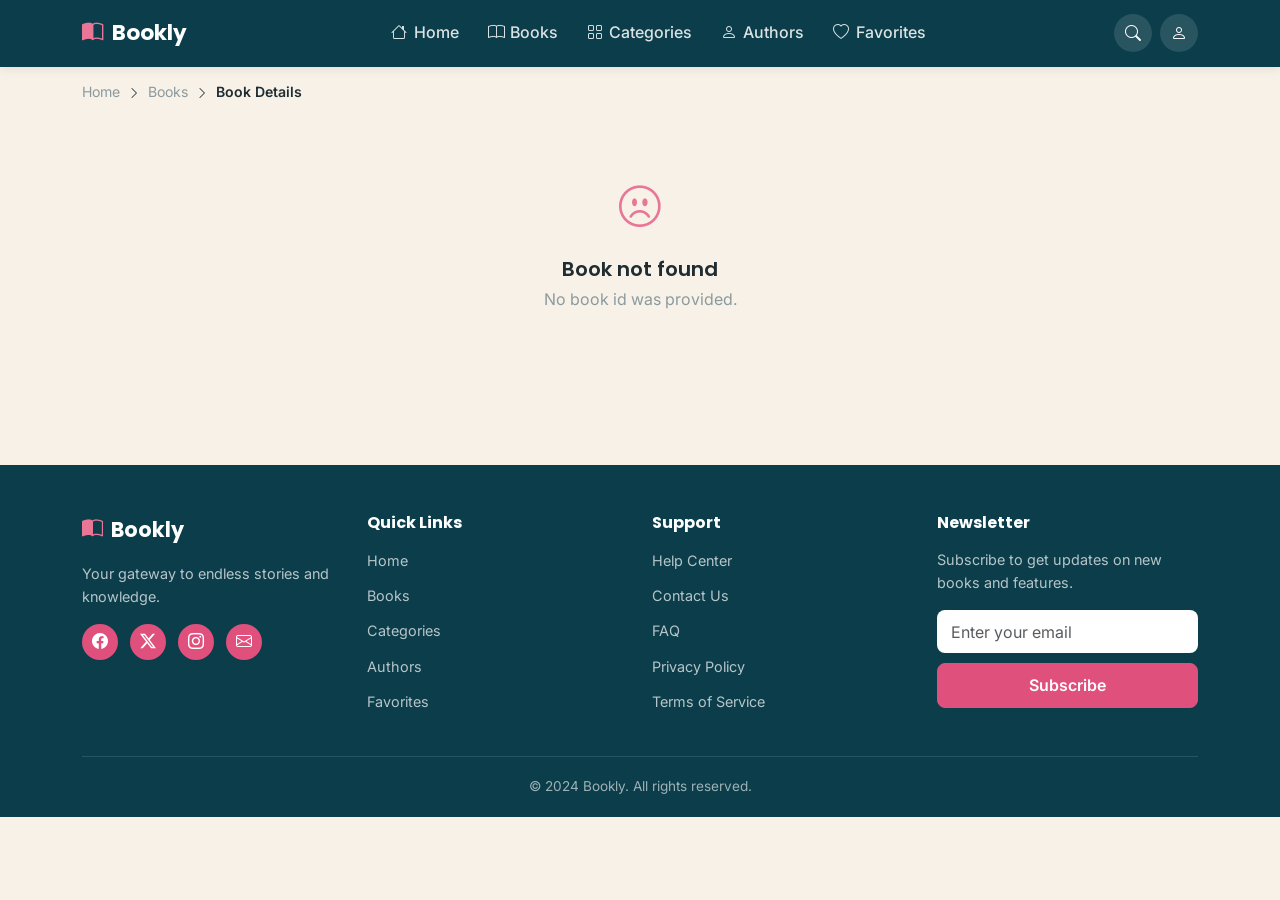
<file: book-details.html>
<!DOCTYPE html>
<html lang="en">
<head>
<meta charset="UTF-8">
<meta name="viewport" content="width=device-width, initial-scale=1.0">
<title>Book Details — Bookly</title>
<link rel="icon" href="data:,">
<link href="https://cdn.jsdelivr.net/npm/bootstrap@5.3.3/dist/css/bootstrap.min.css" rel="stylesheet">
<link href="https://cdn.jsdelivr.net/npm/bootstrap-icons@1.11.3/font/bootstrap-icons.css" rel="stylesheet">
<link href="https://fonts.googleapis.com/css2?family=Poppins:wght@500;600;700&family=Inter:wght@400;500;600&display=swap" rel="stylesheet">
<link href="css/style.css" rel="stylesheet">
</head>
<body data-page="details">

<div id="navbar-mount"></div>

<div class="container">
  <nav class="breadcrumb-bar" aria-label="breadcrumb">
    <a href="index.html">Home</a> <i class="bi bi-chevron-right small mx-1"></i>
    <a href="books.html">Books</a> <i class="bi bi-chevron-right small mx-1"></i>
    <span class="active" id="breadcrumbTitle">Book Details</span>
  </nav>
</div>

<main class="container pb-5">
  <div id="bookDetailsContainer"></div>
</main>

<div id="footer-mount"></div>

<script src="https://cdn.jsdelivr.net/npm/bootstrap@5.3.3/dist/js/bootstrap.bundle.min.js"></script>
<script src="js/api.js"></script>
<script src="js/favorites.js"></script>
<script src="js/components.js"></script>
<script src="js/details.js"></script>
</body>
</html>
</file>
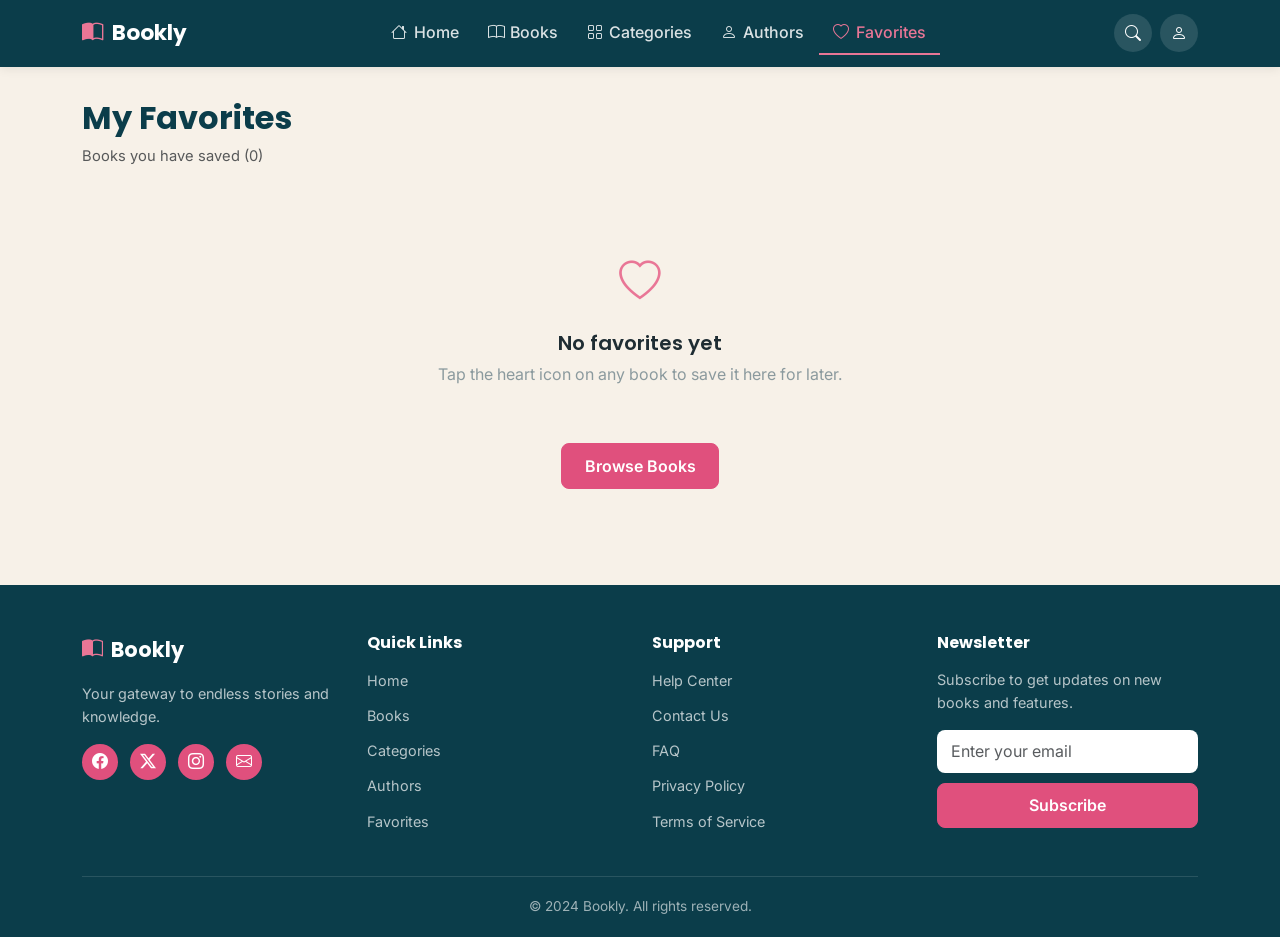
<file: favorites.html>
<!DOCTYPE html>
<html lang="en">
<head>
<meta charset="UTF-8">
<meta name="viewport" content="width=device-width, initial-scale=1.0">
<title>My Favorites — Bookly</title>
<link rel="icon" href="data:,">
<link href="https://cdn.jsdelivr.net/npm/bootstrap@5.3.3/dist/css/bootstrap.min.css" rel="stylesheet">
<link href="https://cdn.jsdelivr.net/npm/bootstrap-icons@1.11.3/font/bootstrap-icons.css" rel="stylesheet">
<link href="https://fonts.googleapis.com/css2?family=Poppins:wght@500;600;700&family=Inter:wght@400;500;600&display=swap" rel="stylesheet">
<link href="css/style.css" rel="stylesheet">
</head>
<body data-page="favorites">

<div id="navbar-mount"></div>

<main class="container pb-5">
  <div class="page-header">
    <h2>My Favorites</h2>
    <p class="text-muted" id="favoritesCount">Books you have saved</p>
  </div>

  <div id="favoritesGrid" class="row row-cols-2 row-cols-md-3 row-cols-lg-4 g-3"></div>
</main>

<div id="footer-mount"></div>

<script src="https://cdn.jsdelivr.net/npm/bootstrap@5.3.3/dist/js/bootstrap.bundle.min.js"></script>
<script src="js/api.js"></script>
<script src="js/favorites.js"></script>
<script src="js/components.js"></script>
</body>
</html>
</file>
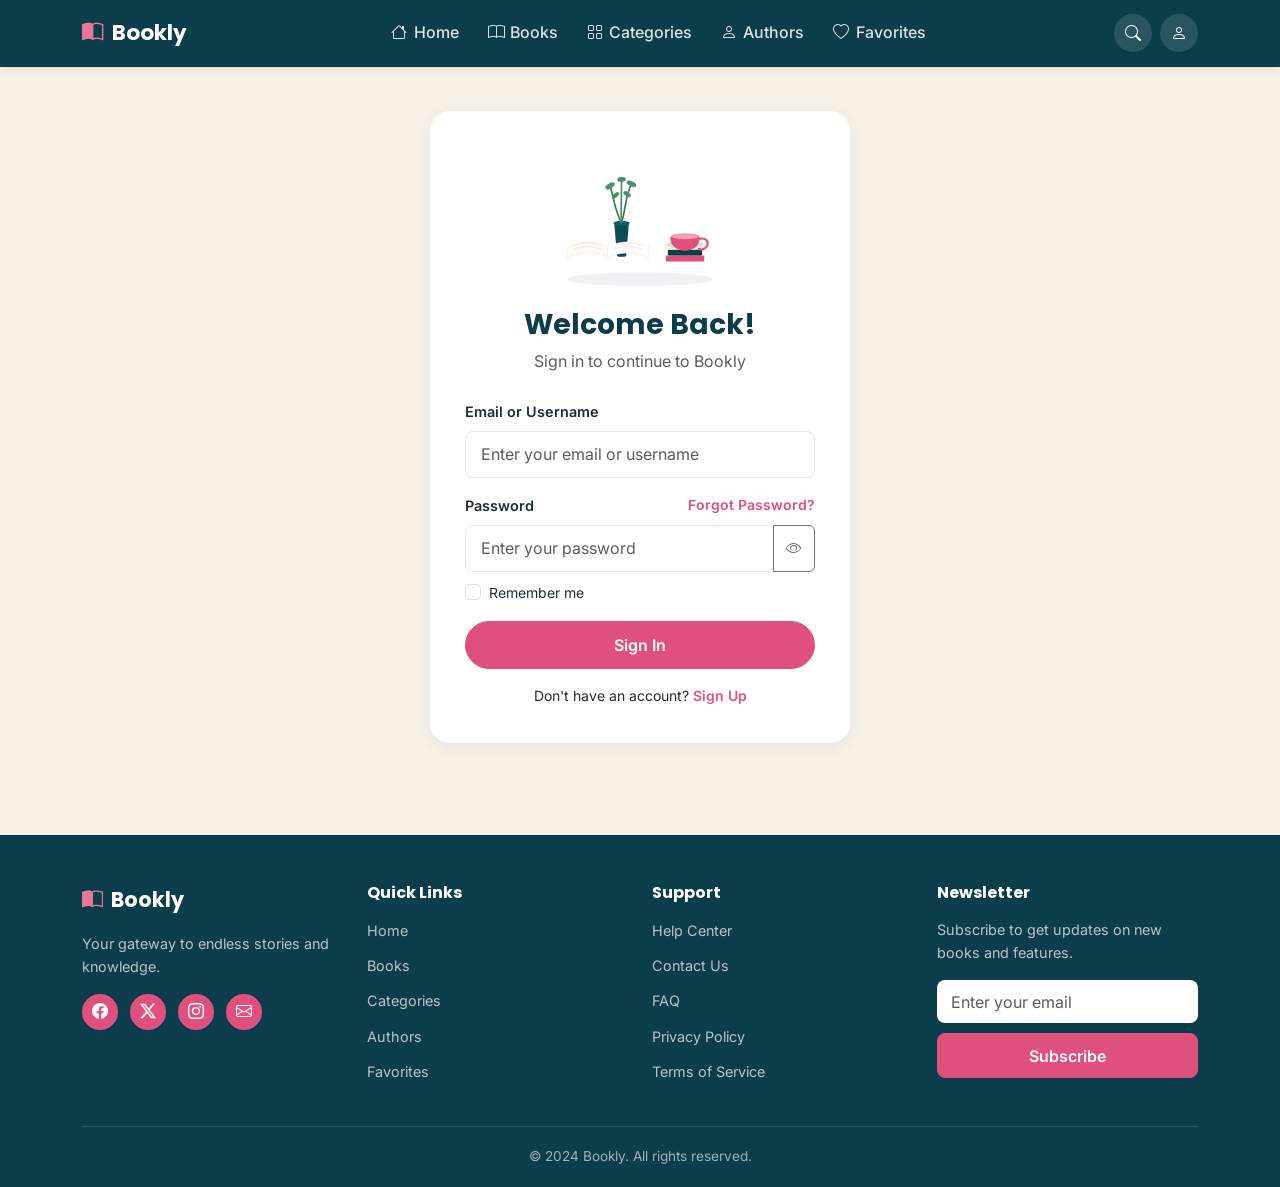
<file: login.html>
<!DOCTYPE html>
<html lang="en">
<head>
<meta charset="UTF-8">
<meta name="viewport" content="width=device-width, initial-scale=1.0">
<title>Sign In — Bookly</title>
<link rel="icon" href="data:,">
<link href="https://cdn.jsdelivr.net/npm/bootstrap@5.3.3/dist/css/bootstrap.min.css" rel="stylesheet">
<link href="https://cdn.jsdelivr.net/npm/bootstrap-icons@1.11.3/font/bootstrap-icons.css" rel="stylesheet">
<link href="https://fonts.googleapis.com/css2?family=Poppins:wght@500;600;700&family=Inter:wght@400;500;600&display=swap" rel="stylesheet">
<link href="css/style.css" rel="stylesheet">
</head>
<body data-page="login">

<div id="navbar-mount"></div>

<main class="auth-wrapper">
  <div class="auth-card">
    <img src="assets/hero-illustration.svg" alt="" class="auth-illustration" style="max-width: 180px;">
    <div class="text-center mb-4">
      <h3>Welcome Back!</h3>
      <p class="text-muted">Sign in to continue to Bookly</p>
    </div>

    <div class="alert alert-danger d-none" id="loginAlert" role="alert"></div>

    <form id="loginForm" novalidate>
      <div class="mb-3">
        <label for="loginIdentifier" class="form-label">Email or Username</label>
        <input type="text" class="form-control" id="loginIdentifier" placeholder="Enter your email or username" required>
      </div>
      <div class="mb-2">
        <div class="d-flex justify-content-between">
          <label for="loginPassword" class="form-label">Password</label>
          <a href="#" class="small btn-link-pink text-decoration-none">Forgot Password?</a>
        </div>
        <div class="input-group">
          <input type="password" class="form-control" id="loginPassword" placeholder="Enter your password" required>
          <button class="btn btn-outline-secondary toggle-password" type="button" data-target="#loginPassword"><i class="bi bi-eye"></i></button>
        </div>
      </div>
      <div class="form-check mb-3">
        <input class="form-check-input" type="checkbox" id="rememberMe">
        <label class="form-check-label small" for="rememberMe">Remember me</label>
      </div>
      <button type="submit" class="btn btn-pill-pink w-100 mb-3">Sign In</button>
      <p class="text-center small mb-0">Don't have an account? <a href="register.html" class="btn-link-pink">Sign Up</a></p>
    </form>
  </div>
</main>

<div id="footer-mount"></div>

<script src="https://cdn.jsdelivr.net/npm/bootstrap@5.3.3/dist/js/bootstrap.bundle.min.js"></script>
<script src="js/api.js"></script>
<script src="js/favorites.js"></script>
<script src="js/components.js"></script>
<script src="js/auth.js"></script>
</body>
</html>
</file>
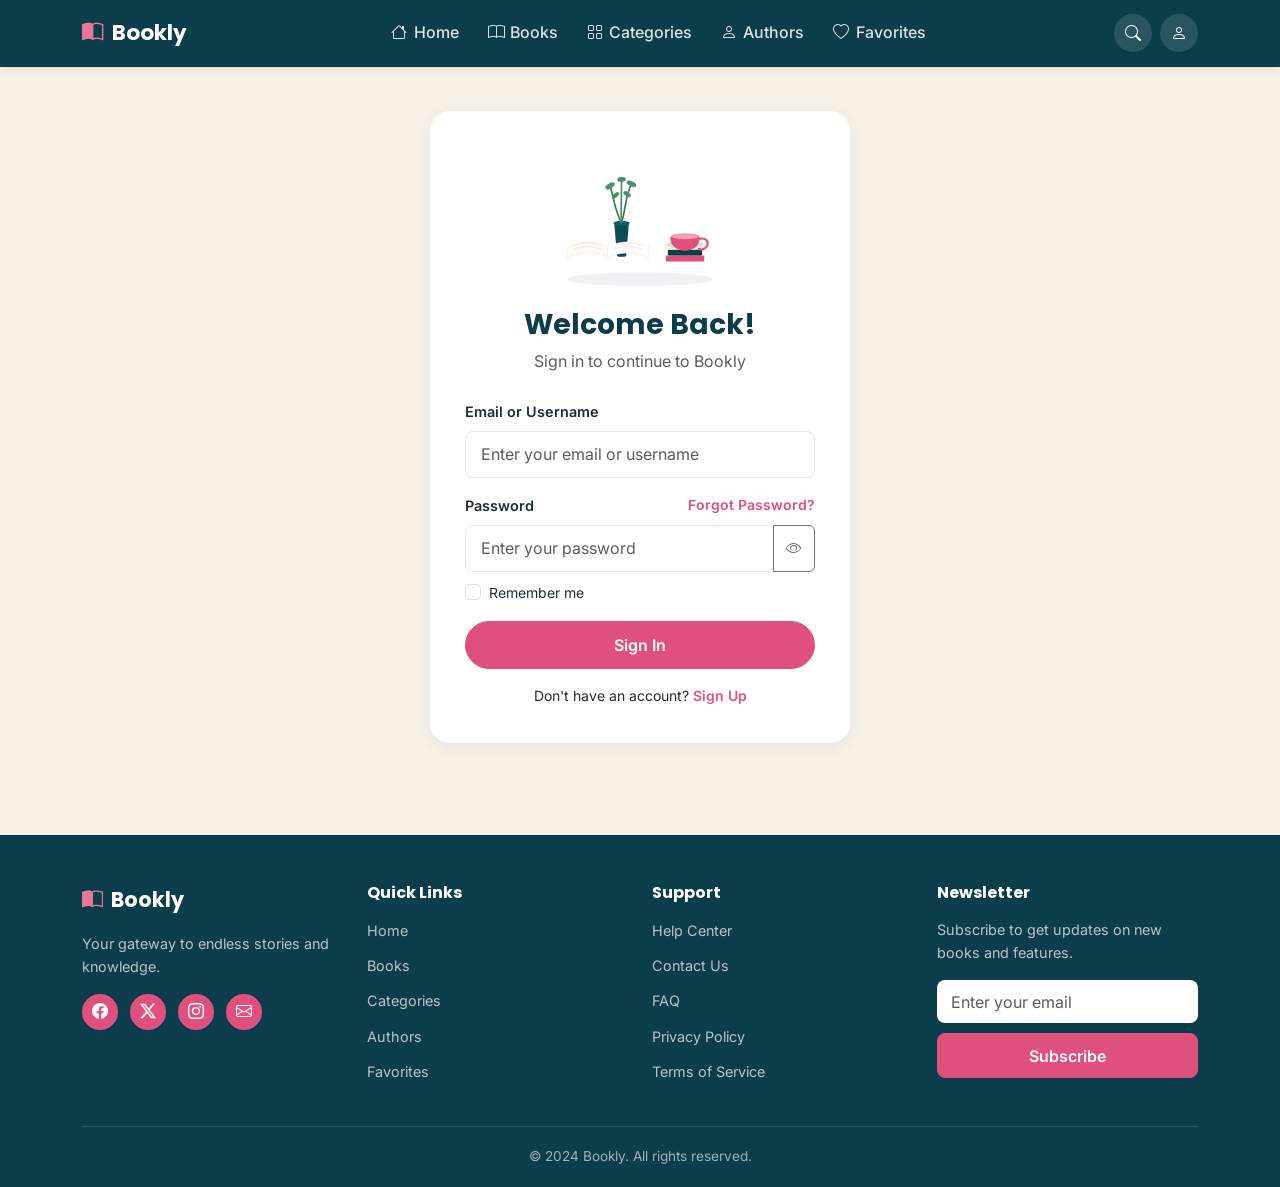
<file: profile.html>
<!DOCTYPE html>
<html lang="en">
<head>
<meta charset="UTF-8">
<meta name="viewport" content="width=device-width, initial-scale=1.0">
<title>My Profile — Bookly</title>
<link rel="icon" href="data:,">
<link href="https://cdn.jsdelivr.net/npm/bootstrap@5.3.3/dist/css/bootstrap.min.css" rel="stylesheet">
<link href="https://cdn.jsdelivr.net/npm/bootstrap-icons@1.11.3/font/bootstrap-icons.css" rel="stylesheet">
<link href="https://fonts.googleapis.com/css2?family=Poppins:wght@500;600;700&family=Inter:wght@400;500;600&display=swap" rel="stylesheet">
<link href="css/style.css" rel="stylesheet">
</head>
<body data-page="profile">

<div id="navbar-mount"></div>

<main class="container pb-5" id="profileRoot">
  <div class="page-header">
    <h2>My Profile</h2>
    <p class="text-muted">Manage your account information</p>
  </div>

  <div class="row g-4">
    <aside class="col-lg-3">
      <div class="profile-sidebar">
        <div class="list-group">
          <a href="#" class="list-group-item profile-tab-link active" data-tab="tabProfileInfo"><i class="bi bi-person"></i> Profile Information</a>
          <a href="#" class="list-group-item profile-tab-link" data-tab="tabMyReviews"><i class="bi bi-star"></i> My Reviews</a>
          <a href="#" class="list-group-item profile-tab-link" data-tab="tabReadingList"><i class="bi bi-bookmark"></i> Reading List</a>
          <a href="#" class="list-group-item profile-tab-link" data-tab="tabSettings"><i class="bi bi-gear"></i> Settings</a>
          <a href="#" class="list-group-item text-danger" id="logoutBtn"><i class="bi bi-box-arrow-right"></i> Logout</a>
        </div>
      </div>
    </aside>

    <div class="col-lg-9">

      <!-- Profile Information -->
      <div class="profile-tab-pane" id="tabProfileInfo">
        <div class="profile-card">
          <div class="row g-4 align-items-center">
            <div class="col-md-3 text-center">
              <img id="profileAvatar" src="" alt="Profile picture" class="profile-avatar-lg mb-2">
              <div><a href="#" class="btn-link-pink small">Change Photo</a></div>
            </div>
            <div class="col-md-9">
              <div class="row g-3">
                <div class="col-md-6">
                  <label class="form-label small text-muted mb-1">Full Name</label>
                  <div class="fw-semibold" id="profileFullName">—</div>
                </div>
                <div class="col-md-6">
                  <label class="form-label small text-muted mb-1">Email</label>
                  <div class="fw-semibold" id="profileEmail">—</div>
                </div>
                <div class="col-md-6">
                  <label class="form-label small text-muted mb-1">Username</label>
                  <div class="fw-semibold" id="profileUsername">—</div>
                </div>
              </div>
            </div>
          </div>
        </div>
      </div>

      <!-- My Reviews -->
      <div class="profile-tab-pane d-none" id="tabMyReviews">
        <div class="profile-card">
          <h5 class="mb-3">My Reviews</h5>
          <div class="state-box py-4">
            <i class="bi bi-star"></i>
            <h5>No reviews yet</h5>
            <p class="mb-0">Reviews you write on book pages will appear here.</p>
          </div>
        </div>
      </div>

      <!-- Reading List (saved / favorite books) -->
      <div class="profile-tab-pane d-none" id="tabReadingList">
        <div class="profile-card">
          <h5 class="mb-3">Reading List</h5>
          <div id="savedBooksGrid"></div>
        </div>
      </div>

      <!-- Settings -->
      <div class="profile-tab-pane d-none" id="tabSettings">
        <div class="profile-card">
          <h5 class="mb-3">Account Settings</h5>
          <form id="settingsForm">
            <div class="row g-3">
              <div class="col-md-6">
                <label for="settingsFullName" class="form-label">Full Name</label>
                <input type="text" class="form-control" id="settingsFullName">
              </div>
              <div class="col-md-6">
                <label for="settingsEmail" class="form-label">Email</label>
                <input type="email" class="form-control" id="settingsEmail">
              </div>
              <div class="col-md-6">
                <label for="settingsUsername" class="form-label">Username</label>
                <input type="text" class="form-control" id="settingsUsername">
              </div>
              <div class="col-12">
                <label for="settingsBio" class="form-label">Bio</label>
                <textarea class="form-control" id="settingsBio" rows="3"></textarea>
              </div>
            </div>
            <button type="submit" class="btn btn-pink mt-3">Save Changes</button>
          </form>
        </div>
      </div>

    </div>
  </div>
</main>

<div id="footer-mount"></div>

<script src="https://cdn.jsdelivr.net/npm/bootstrap@5.3.3/dist/js/bootstrap.bundle.min.js"></script>
<script src="js/api.js"></script>
<script src="js/favorites.js"></script>
<script src="js/components.js"></script>
<script src="js/auth.js"></script>
<script src="js/profile.js"></script>
</body>
</html>
</file>
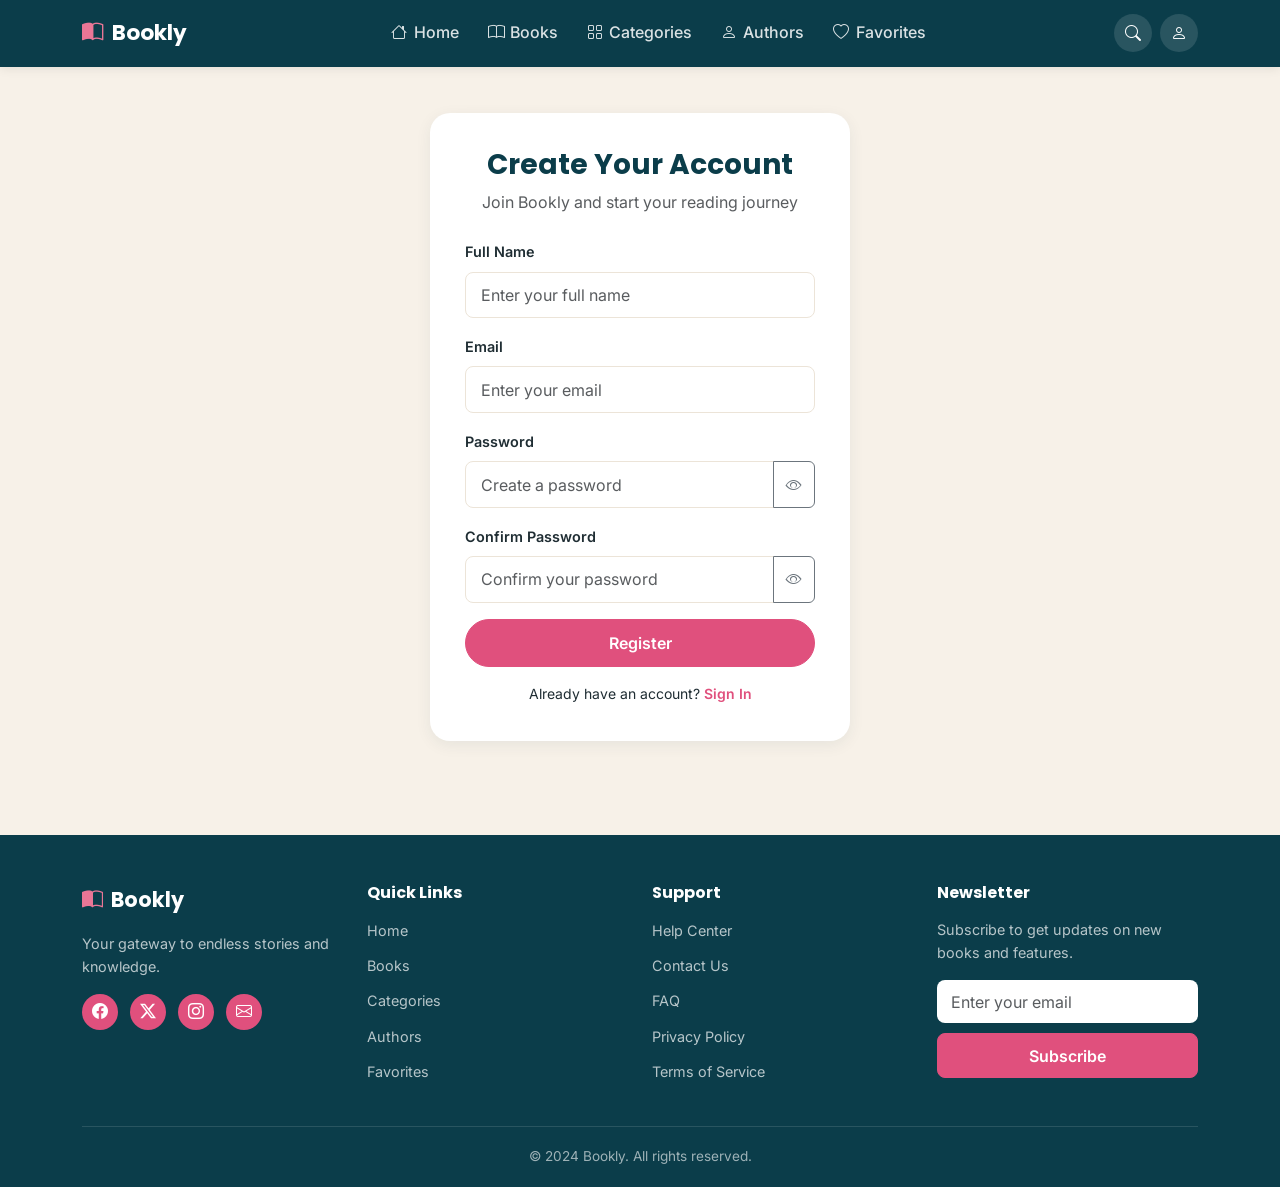
<file: register.html>
<!DOCTYPE html>
<html lang="en">
<head>
<meta charset="UTF-8">
<meta name="viewport" content="width=device-width, initial-scale=1.0">
<title>Create Account — Bookly</title>
<link rel="icon" href="data:,">
<link href="https://cdn.jsdelivr.net/npm/bootstrap@5.3.3/dist/css/bootstrap.min.css" rel="stylesheet">
<link href="https://cdn.jsdelivr.net/npm/bootstrap-icons@1.11.3/font/bootstrap-icons.css" rel="stylesheet">
<link href="https://fonts.googleapis.com/css2?family=Poppins:wght@500;600;700&family=Inter:wght@400;500;600&display=swap" rel="stylesheet">
<link href="css/style.css" rel="stylesheet">
</head>
<body data-page="register">

<div id="navbar-mount"></div>

<main class="auth-wrapper">
  <div class="auth-card">
    <div class="text-center mb-4">
      <h3>Create Your Account</h3>
      <p class="text-muted">Join Bookly and start your reading journey</p>
    </div>

    <div class="alert alert-danger d-none" id="registerAlert" role="alert"></div>

    <form id="registerForm" novalidate>
      <div class="mb-3">
        <label for="regFullName" class="form-label">Full Name</label>
        <input type="text" class="form-control" id="regFullName" placeholder="Enter your full name" required>
      </div>
      <div class="mb-3">
        <label for="regEmail" class="form-label">Email</label>
        <input type="email" class="form-control" id="regEmail" placeholder="Enter your email" required>
      </div>
      <div class="mb-3">
        <label for="regPassword" class="form-label">Password</label>
        <div class="input-group">
          <input type="password" class="form-control" id="regPassword" placeholder="Create a password" minlength="6" required>
          <button class="btn btn-outline-secondary toggle-password" type="button" data-target="#regPassword"><i class="bi bi-eye"></i></button>
        </div>
      </div>
      <div class="mb-3">
        <label for="regConfirm" class="form-label">Confirm Password</label>
        <div class="input-group">
          <input type="password" class="form-control" id="regConfirm" placeholder="Confirm your password" minlength="6" required>
          <button class="btn btn-outline-secondary toggle-password" type="button" data-target="#regConfirm"><i class="bi bi-eye"></i></button>
        </div>
      </div>
      <button type="submit" class="btn btn-pill-pink w-100 mb-3">Register</button>
      <p class="text-center small mb-0">Already have an account? <a href="login.html" class="btn-link-pink">Sign In</a></p>
    </form>
  </div>
</main>

<div id="footer-mount"></div>

<script src="https://cdn.jsdelivr.net/npm/bootstrap@5.3.3/dist/js/bootstrap.bundle.min.js"></script>
<script src="js/api.js"></script>
<script src="js/favorites.js"></script>
<script src="js/components.js"></script>
<script src="js/auth.js"></script>
</body>
</html>
</file>
<file: css/style.css>
/* ==========================================================================
   Bookly — Design tokens & global styles
   Palette extracted from reference design:
   Dark Teal #0B3D4A, Cream #F7F1E8, Pink #E0507D, White #FFFFFF
   ========================================================================== */

:root {
  --teal-900: #072A33;
  --teal-800: #0B3D4A;
  --teal-700: #0E4B59;
  --teal-600: #135A6B;
  --teal-tint: #E7F0F1;

  --pink-600: #D6446F;
  --pink-500: #E0507D;
  --pink-400: #E97696;
  --pink-100: #FCE4EB;
  --pink-50:  #FDF1F5;

  --cream: #F7F1E8;
  --cream-soft: #FBF7F1;
  --white: #FFFFFF;

  --text-dark: #1F2D33;
  --text-body: #5B6B70;
  --text-muted: #8B9A9E;
  --border-soft: #ECE4D8;

  --radius-sm: 8px;
  --radius-md: 14px;
  --radius-lg: 20px;
  --radius-pill: 50px;

  --shadow-card: 0 4px 16px rgba(11, 61, 74, 0.07);
  --shadow-card-hover: 0 10px 28px rgba(11, 61, 74, 0.14);

  --font-display: 'Poppins', 'Segoe UI', sans-serif;
  --font-body: 'Inter', 'Segoe UI', sans-serif;
}

* { box-sizing: border-box; }

html { scroll-behavior: smooth; }

body {
  font-family: var(--font-body);
  background-color: var(--cream);
  color: var(--text-dark);
  line-height: 1.6;
}

h1, h2, h3, h4, h5, h6 {
  font-family: var(--font-display);
  color: var(--text-dark);
  font-weight: 600;
}

a { text-decoration: none; }

.text-pink { color: var(--pink-500) !important; }
.text-teal { color: var(--teal-800) !important; }
.bg-cream { background-color: var(--cream) !important; }

/* ==========================================================================
   Buttons
   ========================================================================== */

.btn-pink {
  background-color: var(--pink-500);
  border-color: var(--pink-500);
  color: #fff;
  font-weight: 600;
  border-radius: var(--radius-sm);
  padding: 0.6rem 1.4rem;
  transition: all 0.2s ease;
}
.btn-pink:hover, .btn-pink:focus {
  background-color: var(--pink-600);
  border-color: var(--pink-600);
  color: #fff;
  transform: translateY(-1px);
}

.btn-pink-outline {
  background-color: #fff;
  border: 1.5px solid var(--pink-500);
  color: var(--pink-500);
  font-weight: 600;
  border-radius: var(--radius-sm);
  padding: 0.6rem 1.4rem;
  transition: all 0.2s ease;
}
.btn-pink-outline:hover {
  background-color: var(--pink-50);
  color: var(--pink-600);
  border-color: var(--pink-600);
}

.btn-pill-pink {
  background-color: var(--pink-500);
  border-color: var(--pink-500);
  color: #fff;
  font-weight: 600;
  border-radius: var(--radius-pill);
  padding: 0.7rem 1.6rem;
  transition: all 0.2s ease;
}
.btn-pill-pink:hover {
  background-color: var(--pink-600);
  color: #fff;
}

.btn-teal {
  background-color: var(--teal-800);
  border-color: var(--teal-800);
  color: #fff;
  font-weight: 600;
  border-radius: var(--radius-sm);
}
.btn-teal:hover {
  background-color: var(--teal-900);
  color: #fff;
}

.btn-link-pink {
  color: var(--pink-500);
  font-weight: 600;
}
.btn-link-pink:hover { color: var(--pink-600); }

/* ==========================================================================
   Navbar
   ========================================================================== */

.bookly-navbar {
  background-color: var(--teal-800);
  padding: 0.7rem 0;
  box-shadow: 0 2px 10px rgba(0,0,0,0.08);
}

.bookly-navbar .navbar-brand {
  color: #fff;
  font-family: var(--font-display);
  font-weight: 700;
  font-size: 1.35rem;
  display: flex;
  align-items: center;
  gap: 0.5rem;
}
.bookly-navbar .navbar-brand i { color: var(--pink-400); }

.bookly-navbar .nav-link {
  color: rgba(255,255,255,0.85);
  font-weight: 500;
  padding: 0.5rem 0.9rem !important;
  display: flex;
  align-items: center;
  gap: 0.4rem;
  border-bottom: 2px solid transparent;
  transition: all 0.2s ease;
}
.bookly-navbar .nav-link:hover { color: #fff; }
.bookly-navbar .nav-link.active {
  color: var(--pink-400);
  border-bottom-color: var(--pink-400);
}

.bookly-navbar .nav-icon-btn {
  color: #fff;
  background: rgba(255,255,255,0.12);
  width: 38px;
  height: 38px;
  border-radius: 50%;
  display: inline-flex;
  align-items: center;
  justify-content: center;
  transition: background 0.2s ease;
}
.bookly-navbar .nav-icon-btn:hover { background: rgba(255,255,255,0.22); color: #fff; }

.bookly-navbar .navbar-toggler {
  border-color: rgba(255,255,255,0.3);
}
.bookly-navbar .navbar-toggler-icon {
  filter: invert(1);
}

/* ==========================================================================
   Hero
   ========================================================================== */

.hero-section {
  padding: 3.5rem 0 2.5rem;
}
.hero-title {
  font-size: 2.6rem;
  font-weight: 700;
  color: var(--teal-800);
  line-height: 1.15;
}
.hero-desc {
  color: var(--text-body);
  font-size: 1.02rem;
  max-width: 480px;
}
.hero-search .form-control {
  border-radius: var(--radius-sm) 0 0 var(--radius-sm);
  border: 1px solid var(--border-soft);
  padding: 0.75rem 1rem;
  background: #fff;
}
.hero-search .form-control:focus { box-shadow: none; border-color: var(--pink-400); }
.hero-search .btn-pink {
  border-radius: 0 var(--radius-sm) var(--radius-sm) 0;
}
.hero-illustration { max-width: 100%; height: auto; }

/* ==========================================================================
   Section headings
   ========================================================================== */

.section-title {
  font-size: 1.35rem;
  font-weight: 700;
  color: var(--teal-800);
  position: relative;
  padding-left: 0.8rem;
  border-left: 4px solid var(--pink-500);
}
.section-heading-row {
  display: flex;
  justify-content: space-between;
  align-items: center;
  margin-bottom: 1.2rem;
}
.view-all-link {
  color: var(--pink-500);
  font-weight: 600;
  font-size: 0.92rem;
}
.view-all-link:hover { color: var(--pink-600); }

section { padding: 2.2rem 0; }

/* ==========================================================================
   Book Cards
   ========================================================================== */

.book-card {
  background: #fff;
  border-radius: var(--radius-md);
  overflow: hidden;
  box-shadow: var(--shadow-card);
  transition: transform 0.25s ease, box-shadow 0.25s ease;
  height: 100%;
  display: flex;
  flex-direction: column;
  border: 1px solid var(--border-soft);
}
.book-card:hover {
  transform: translateY(-5px);
  box-shadow: var(--shadow-card-hover);
}
.book-cover-wrap {
  position: relative;
  aspect-ratio: 3 / 4;
  background: var(--teal-tint);
  overflow: hidden;
}
.book-cover-wrap img {
  width: 100%;
  height: 100%;
  object-fit: cover;
}
.book-cover-fallback {
  width: 100%;
  height: 100%;
  display: flex;
  align-items: center;
  justify-content: center;
  text-align: center;
  padding: 0.8rem;
  font-family: var(--font-display);
  font-weight: 700;
  color: #fff;
  font-size: 0.95rem;
}
.favorite-btn {
  position: absolute;
  top: 10px;
  right: 10px;
  width: 34px;
  height: 34px;
  border-radius: 50%;
  background: rgba(255,255,255,0.92);
  border: none;
  display: flex;
  align-items: center;
  justify-content: center;
  color: var(--pink-500);
  box-shadow: 0 2px 6px rgba(0,0,0,0.15);
  transition: transform 0.15s ease;
  z-index: 2;
}
.favorite-btn:hover { transform: scale(1.1); }
.favorite-btn.active i { font-weight: 900; }
.favorite-btn i { pointer-events: none; }

.book-card-body {
  padding: 0.9rem 1rem 1rem;
  display: flex;
  flex-direction: column;
  flex: 1;
}
.book-card-title {
  font-size: 0.98rem;
  font-weight: 700;
  color: var(--text-dark);
  margin-bottom: 0.15rem;
  display: -webkit-box;
  -webkit-line-clamp: 1;
  -webkit-box-orient: vertical;
  overflow: hidden;
}
.book-card-author {
  font-size: 0.85rem;
  color: var(--text-muted);
  margin-bottom: 0.5rem;
}
.book-rating {
  color: var(--pink-500);
  font-weight: 600;
  font-size: 0.88rem;
  margin-top: auto;
}
.book-rating i { color: var(--pink-500); }
.book-card-actions { margin-top: 0.6rem; }

/* ==========================================================================
   Category tiles
   ========================================================================== */

.category-tile {
  background: #fff;
  border: 1px solid var(--border-soft);
  border-radius: var(--radius-md);
  padding: 1.2rem 0.8rem;
  text-align: center;
  transition: all 0.2s ease;
  height: 100%;
  display: block;
  color: var(--text-dark);
}
.category-tile:hover {
  border-color: var(--pink-400);
  box-shadow: var(--shadow-card);
  color: var(--text-dark);
  transform: translateY(-3px);
}
.category-icon {
  width: 46px;
  height: 46px;
  border-radius: 12px;
  background: var(--pink-100);
  color: var(--pink-500);
  display: flex;
  align-items: center;
  justify-content: center;
  margin: 0 auto 0.7rem;
  font-size: 1.2rem;
}
.category-tile .cat-name {
  font-weight: 600;
  font-size: 0.95rem;
  margin-bottom: 0.15rem;
}
.category-tile .cat-count {
  font-size: 0.8rem;
  color: var(--text-muted);
}

/* ==========================================================================
   Stats bar
   ========================================================================== */

.stats-bar {
  background: var(--teal-800);
  border-radius: var(--radius-lg);
  padding: 1.6rem 1rem;
  color: #fff;
}
.stat-item {
  display: flex;
  align-items: center;
  gap: 0.8rem;
  justify-content: center;
}
.stat-icon {
  color: var(--pink-400);
  font-size: 1.6rem;
}
.stat-number {
  font-weight: 700;
  font-size: 1.25rem;
  font-family: var(--font-display);
}
.stat-label {
  font-size: 0.8rem;
  color: rgba(255,255,255,0.75);
}

/* ==========================================================================
   Footer
   ========================================================================== */

.bookly-footer {
  background: var(--teal-800);
  color: rgba(255,255,255,0.85);
  padding: 3rem 0 0;
  margin-top: 3rem;
}
.bookly-footer h6 {
  color: #fff;
  font-weight: 700;
  margin-bottom: 1rem;
}
.bookly-footer .footer-brand {
  color: #fff;
  font-family: var(--font-display);
  font-weight: 700;
  font-size: 1.3rem;
  display: flex;
  align-items: center;
  gap: 0.5rem;
}
.bookly-footer .footer-brand i { color: var(--pink-400); }
.bookly-footer p { color: rgba(255,255,255,0.7); font-size: 0.9rem; }
.bookly-footer ul { list-style: none; padding: 0; margin: 0; }
.bookly-footer ul li { margin-bottom: 0.6rem; }
.bookly-footer ul li a {
  color: rgba(255,255,255,0.7);
  font-size: 0.9rem;
  transition: color 0.2s ease;
}
.bookly-footer ul li a:hover { color: var(--pink-400); }
.footer-social a {
  width: 36px;
  height: 36px;
  border-radius: 50%;
  background: var(--pink-500);
  color: #fff;
  display: inline-flex;
  align-items: center;
  justify-content: center;
  margin-right: 0.5rem;
  transition: background 0.2s ease;
}
.footer-social a:hover { background: var(--pink-600); }
.footer-newsletter .form-control {
  border-radius: var(--radius-sm);
  border: none;
  padding: 0.6rem 0.9rem;
  margin-bottom: 0.6rem;
}
.footer-bottom {
  border-top: 1px solid rgba(255,255,255,0.12);
  margin-top: 2rem;
  padding: 1.2rem 0;
  text-align: center;
  font-size: 0.85rem;
  color: rgba(255,255,255,0.6);
}
.back-to-top {
  position: fixed;
  bottom: 24px;
  right: 24px;
  width: 44px;
  height: 44px;
  border-radius: 50%;
  background: var(--teal-800);
  color: #fff;
  display: flex;
  align-items: center;
  justify-content: center;
  box-shadow: 0 4px 14px rgba(0,0,0,0.2);
  border: none;
  z-index: 999;
  opacity: 0;
  visibility: hidden;
  transition: all 0.25s ease;
}
.back-to-top.show { opacity: 1; visibility: visible; }
.back-to-top:hover { background: var(--pink-500); }

/* ==========================================================================
   Sidebar filters (Books / Search / Categories pages)
   ========================================================================== */

.filter-sidebar {
  background: #fff;
  border-radius: var(--radius-md);
  padding: 1.2rem;
  border: 1px solid var(--border-soft);
}
.filter-sidebar h6 {
  font-weight: 700;
  margin-bottom: 0.9rem;
  color: var(--text-dark);
}
.category-filter-list { list-style: none; padding: 0; margin: 0 0 1.5rem; }
.category-filter-list li { margin-bottom: 0.55rem; }
.category-filter-list a {
  color: var(--text-body);
  font-size: 0.92rem;
  display: flex;
  justify-content: space-between;
  transition: color 0.2s ease;
}
.category-filter-list a .count { color: var(--text-muted); font-size: 0.82rem; }
.category-filter-list a:hover, .category-filter-list a.active {
  color: var(--pink-500);
  font-weight: 600;
}
.form-check-input:checked {
  background-color: var(--pink-500);
  border-color: var(--pink-500);
}
.form-check-input:focus { box-shadow: none; }

/* Page header */
.page-header { padding: 2rem 0 0.5rem; }
.page-header h2 { color: var(--teal-800); font-weight: 700; }
.page-header .text-muted { font-size: 0.92rem; }

.breadcrumb-bar { padding: 0.9rem 0; font-size: 0.88rem; }
.breadcrumb-bar a { color: var(--text-muted); }
.breadcrumb-bar a:hover { color: var(--pink-500); }
.breadcrumb-bar .active { color: var(--text-dark); font-weight: 600; }

.search-input-group .form-control {
  border-radius: var(--radius-sm) 0 0 var(--radius-sm);
  border-color: var(--border-soft);
}
.search-input-group .input-group-text {
  background: #fff;
  border-color: var(--border-soft);
  border-right: none;
}
.btn-filters {
  border: 1px solid var(--pink-400);
  color: var(--pink-500);
  background: #fff;
  border-radius: var(--radius-sm);
  font-weight: 600;
  padding: 0.5rem 1rem;
}
.btn-filters:hover { background: var(--pink-50); }

/* ==========================================================================
   Pagination
   ========================================================================== */

.pagination .page-link {
  color: var(--text-body);
  border: 1px solid var(--border-soft);
  margin: 0 3px;
  border-radius: var(--radius-sm) !important;
}
.pagination .page-item.active .page-link {
  background-color: var(--pink-500);
  border-color: var(--pink-500);
  color: #fff;
}
.pagination .page-link:hover { background: var(--pink-50); color: var(--pink-600); }

/* ==========================================================================
   Book details page
   ========================================================================== */

.details-cover {
  border-radius: var(--radius-md);
  overflow: hidden;
  box-shadow: var(--shadow-card);
  aspect-ratio: 3/4.3;
  background: var(--teal-tint);
}
.details-cover img { width: 100%; height: 100%; object-fit: cover; }
.details-meta-list { list-style: none; padding: 0; margin: 1.2rem 0; }
.details-meta-list li {
  display: flex;
  gap: 0.6rem;
  padding: 0.45rem 0;
  font-size: 0.92rem;
  border-bottom: 1px dashed var(--border-soft);
}
.details-meta-list li i { color: var(--pink-500); width: 18px; }
.details-meta-list li strong { min-width: 120px; color: var(--text-dark); }
.details-meta-list li span { color: var(--text-body); }

.badge-author {
  background: var(--pink-100);
  color: var(--pink-600);
  font-weight: 600;
  border-radius: var(--radius-pill);
  padding: 0.35em 0.8em;
  font-size: 0.78rem;
}
.review-card {
  border-bottom: 1px solid var(--border-soft);
  padding: 1rem 0;
}
.review-avatar {
  width: 40px;
  height: 40px;
  border-radius: 50%;
  object-fit: cover;
}
.review-stars { color: var(--pink-500); font-size: 0.85rem; }

/* ==========================================================================
   Category grid & author cards
   ========================================================================== */

.author-card {
  background: #fff;
  border: 1px solid var(--border-soft);
  border-radius: var(--radius-md);
  padding: 1rem;
  display: flex;
  align-items: center;
  gap: 0.8rem;
  transition: all 0.2s ease;
}
.author-card:hover { box-shadow: var(--shadow-card); transform: translateY(-2px); }
.author-avatar {
  width: 54px;
  height: 54px;
  border-radius: 50%;
  object-fit: cover;
  flex-shrink: 0;
}
.author-card .author-name { font-weight: 700; font-size: 0.95rem; margin-bottom: 0.1rem; }
.author-card .author-count { font-size: 0.8rem; color: var(--text-muted); }

/* ==========================================================================
   Auth pages
   ========================================================================== */

.auth-wrapper {
  min-height: 80vh;
  display: flex;
  align-items: center;
  justify-content: center;
  padding: 2rem 1rem;
}
.auth-card {
  background: #fff;
  border-radius: var(--radius-lg);
  box-shadow: var(--shadow-card);
  padding: 2.2rem;
  max-width: 420px;
  width: 100%;
}
.auth-card h3 { color: var(--teal-800); font-weight: 700; }
.auth-card .form-label { font-weight: 600; font-size: 0.9rem; }
.auth-card .form-control {
  border-radius: var(--radius-sm);
  padding: 0.65rem 0.9rem;
  border-color: var(--border-soft);
}
.auth-card .form-control:focus { border-color: var(--pink-400); box-shadow: none; }
.auth-illustration { max-width: 260px; margin: 0 auto 1rem; display: block; }

/* ==========================================================================
   Profile page
   ========================================================================== */

.profile-sidebar {
  background: #fff;
  border-radius: var(--radius-md);
  border: 1px solid var(--border-soft);
  padding: 1rem;
}
.profile-sidebar .list-group-item {
  border: none;
  border-radius: var(--radius-sm) !important;
  font-weight: 500;
  color: var(--text-body);
  display: flex;
  align-items: center;
  gap: 0.6rem;
  margin-bottom: 0.2rem;
}
.profile-sidebar .list-group-item.active {
  background: var(--pink-50);
  color: var(--pink-600);
  font-weight: 700;
}
.profile-avatar-lg {
  width: 90px;
  height: 90px;
  border-radius: 50%;
  object-fit: cover;
  border: 3px solid var(--pink-100);
}
.profile-card {
  background: #fff;
  border-radius: var(--radius-md);
  border: 1px solid var(--border-soft);
  padding: 1.6rem;
}

/* ==========================================================================
   Empty / loading states
   ========================================================================== */

.state-box {
  text-align: center;
  padding: 3.5rem 1.5rem;
  color: var(--text-muted);
}
.state-box i { font-size: 2.6rem; color: var(--pink-300, #E97696); margin-bottom: 1rem; display: block; }
.state-box h5 { color: var(--text-dark); margin-bottom: 0.4rem; }
.spinner-pink {
  width: 2.5rem;
  height: 2.5rem;
  color: var(--pink-500);
}

/* ==========================================================================
   Utilities
   ========================================================================== */

.rounded-lg { border-radius: var(--radius-lg) !important; }
.shadow-card { box-shadow: var(--shadow-card); }
.skeleton {
  background: linear-gradient(90deg, #eee 25%, #f5f5f5 37%, #eee 63%);
  background-size: 400% 100%;
  animation: skeleton-loading 1.4s ease infinite;
}
@keyframes skeleton-loading {
  0% { background-position: 100% 50%; }
  100% { background-position: 0 50%; }
}

@media (max-width: 767px) {
  .hero-title { font-size: 1.9rem; }
  .stats-bar .stat-item { justify-content: flex-start; margin-bottom: 0.8rem; }
}
</file>
